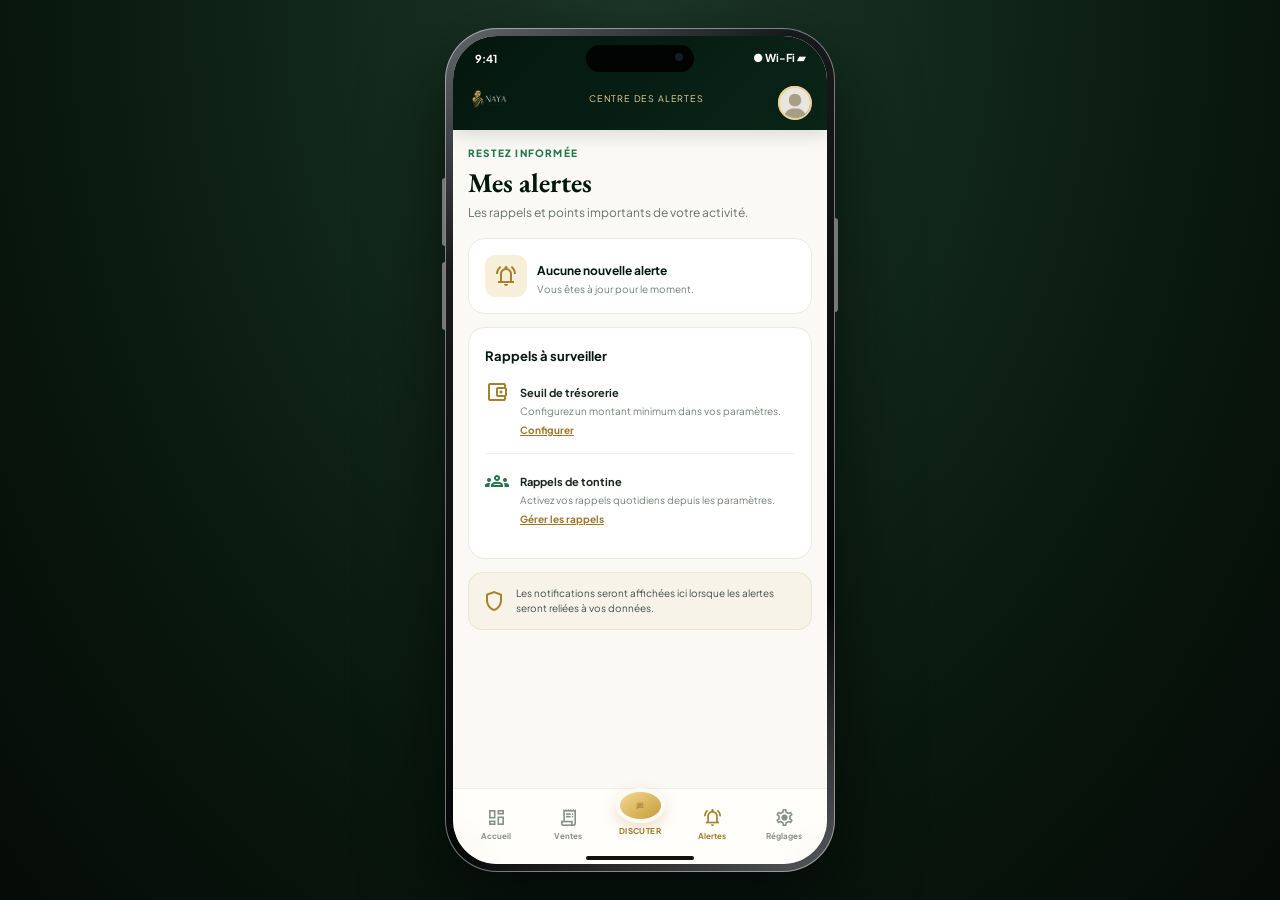
<file: alertes.html>
<!doctype html>
<html lang="fr">
	<head>
		<meta charset="utf-8">
		<meta name="viewport" content="width=device-width, initial-scale=1, viewport-fit=cover">
		<title>NAYA — Alertes</title>
		<link rel="preconnect" href="https://fonts.googleapis.com">
		<link rel="preconnect" href="https://fonts.gstatic.com" crossorigin>
		<link href="https://fonts.googleapis.com/css2?family=EB+Garamond:wght@500;600;700&family=Plus+Jakarta+Sans:wght@400;500;600;700&family=Material+Symbols+Outlined" rel="stylesheet">
		<link rel="stylesheet" href="naya.css">
	</head>
	<body>
		<div class="naya-stage">
			<div class="naya-phone">
				<div class="naya-screen">
					<div class="naya-status">
						<span>9:41</span>
						<span>● Wi-Fi ▰</span>
					</div>
					<div class="naya-island"></div>

					<header class="naya-topbar">
						<div class="naya-brand">
							<img src="logo1.png" alt="Logo NAYA">
							<small>Centre des alertes</small>
						</div>
						<div class="naya-top-actions">
							<span class="naya-avatar">   <img
                class="naya-avatar"
                src="./img.jpg"
                alt="Photo de profil"
                style="width:34px;height:34px;border-radius:50%;object-fit:cover;border:2px solid #e9d59a;display:block;box-shadow:0 4px 12px rgba(4,23,15,.12);"
              ></span>
						</div>
					</header>

					<main class="naya-content">
						<div style="margin-bottom: 18px">
							<p style="font-size: 10px; font-weight: 800; letter-spacing: .12em; text-transform: uppercase; color: #24764b; margin: 0 0 6px">
								Restez informée
							</p>
							<h1 style="font: 700 27px 'EB Garamond', serif; color: #04170f; margin: 0">Mes alertes</h1>
							<p style="font-size: 12px; color: #64736a; margin: 5px 0">Les rappels et points importants de votre activité.</p>
						</div>

						<section style="background: white; border: 1px solid #ece9df; border-radius: 17px; padding: 16px; margin-bottom: 13px">
							<div style="display: flex; align-items: center; gap: 10px">
								<span class="material-symbols-outlined" style="color: #a7802c; background: #f7efd9; padding: 9px; border-radius: 11px">notifications_active</span>
								<div>
									<strong style="font-size: 12px; color: #04170f">Aucune nouvelle alerte</strong>
									<p style="font-size: 10px; color: #748078; margin: 4px 0 0">Vous êtes à jour pour le moment.</p>
								</div>
							</div>
						</section>

						<section style="background: white; border: 1px solid #ece9df; border-radius: 17px; padding: 16px; margin-bottom: 13px">
							<strong style="font-size: 13px; color: #04170f">Rappels à surveiller</strong>
							<div style="display: flex; gap: 11px; padding: 15px 0; border-bottom: 1px solid #f0eee8">
								<span class="material-symbols-outlined" style="color: #a7802c">account_balance_wallet</span>
								<div>
									<strong style="font-size: 11px; color: #17271e">Seuil de trésorerie</strong>
									<p style="font-size: 10px; color: #748078; margin: 4px 0 0">Configurez un montant minimum dans vos paramètres.</p>
									<a href="parametre.html" style="font-size: 10px; color: #9b7629; font-weight: 700">Configurer</a>
								</div>
							</div>
							<div style="display: flex; gap: 11px; padding: 15px 0">
								<span class="material-symbols-outlined" style="color: #24764b">groups</span>
								<div>
									<strong style="font-size: 11px; color: #17271e">Rappels de tontine</strong>
									<p style="font-size: 10px; color: #748078; margin: 4px 0 0">Activez vos rappels quotidiens depuis les paramètres.</p>
									<a href="parametre.html" style="font-size: 10px; color: #9b7629; font-weight: 700">Gérer les rappels</a>
								</div>
							</div>
						</section>

						<section style="background: #f7f3e9; border: 1px solid #eee3c9; border-radius: 14px; padding: 13px; display: flex; gap: 10px; align-items: center">
							<span class="material-symbols-outlined" style="color: #a7802c">shield</span>
							<p style="font-size: 10px; line-height: 1.5; color: #405047; margin: 0">
								Les notifications seront affichées ici lorsque les alertes seront reliées à vos données.
							</p>
						</section>
					</main>

					<nav class="naya-nav" aria-label="Navigation principale">
						<a class="" href="dashboard.html">
							<span class="material-symbols-outlined">dashboard</span>
							<span>Accueil</span>
						</a>
						<a class="" href="ventes.html">
							<span class="material-symbols-outlined">receipt_long</span>
							<span>Ventes</span>
						</a>
						<a class="voice " href="interaction.html" aria-label="Discuter à NAYA">
						<span class="nav-mic"><span class="material-symbols-outlined">chat</span></span>
							<span>Discuter</span>
						</a>
						<a class="active" href="alertes.html">
							<span class="material-symbols-outlined">notifications_active</span>
							<span>Alertes</span>
						</a>
						<a class="" href="parametre.html">
							<span class="material-symbols-outlined">settings</span>
							<span>Réglages</span>
						</a>
					</nav>
					<div class="naya-home"></div>
				</div>
			</div>
		</div>
		<script src="naya.js" defer></script>
	</body>
</html>
</file>
<file: naya.css>
:root{--forest:#04170f;--forest2:#0a2418;--gold:#d4af37;--gold2:#f3c969;--ivory:#fbf9f5;--ink:#0d1e16;--muted:#64736a}
*{box-sizing:border-box}
html,body{margin:0;min-height:100%;background:#08150e}
body{font-family:'Plus Jakarta Sans',sans-serif;-webkit-font-smoothing:antialiased}
.naya-stage{min-height:100dvh;display:flex;align-items:center;justify-content:center;padding:24px;background:radial-gradient(ellipse at 50% 0%,#1c3829,#09180f 65%,#050b07)}
.naya-phone{position:relative;width:390px;height:844px;max-height:calc(100dvh - 48px);min-height:640px;padding:8px;border-radius:52px;background:linear-gradient(145deg,#64686b,#17191b 22%,#050607 75%,#56595c);box-shadow:0 28px 80px #0009,inset 0 0 0 1px #ffffff70}
.naya-phone:before{content:"";position:absolute;left:-3px;top:150px;width:3px;height:68px;border-radius:3px 0 0 3px;background:#777;box-shadow:0 84px 0 #777}
.naya-phone:after{content:"";position:absolute;right:-3px;top:190px;width:3px;height:94px;border-radius:0 3px 3px 0;background:#777}
.naya-screen{height:100%;position:relative;overflow:hidden;border-radius:44px;background:var(--ivory);isolation:isolate}
.naya-status{position:absolute;z-index:100;top:0;left:0;right:0;height:35px;padding:9px 22px 0;display:flex;justify-content:space-between;align-items:center;color:#fff;font-size:11px;font-weight:700;pointer-events:none}
.naya-island{position:absolute;z-index:101;top:9px;left:50%;transform:translateX(-50%);width:108px;height:27px;border-radius:20px;background:#020303}
.naya-island:after{content:"";position:absolute;right:11px;top:8px;width:8px;height:8px;border-radius:50%;background:#111d2a}
.naya-topbar{position:absolute;z-index:40;top:0;left:0;right:0;height:94px;padding:40px 17px 12px;background:linear-gradient(135deg,#04170f,#0a2418);display:flex;align-items:flex-end;justify-content:space-between;box-shadow:0 4px 18px #04170f26}
.naya-brand{display:flex;align-items:center;min-width:0}
.naya-brand img{width:112px;height:39px;object-fit:contain;object-position:left center}
.naya-brand small{display:block;margin-left:7px;color:#e8d59b;font-size:9px;letter-spacing:.09em;text-transform:uppercase;white-space:nowrap}
.naya-top-actions{display:flex;align-items:center;gap:8px}
.naya-top-actions button{width:32px;height:32px;border-radius:50%;border:1px solid #d4af3740;background:#ffffff0c;color:#f3c969}
.naya-top-actions .naya-avatar{width:32px;height:32px;border-radius:50%;display:grid;place-items:center;background:#e6c775;color:#04170f;font-size:10px;font-weight:800}
.naya-content{position:absolute!important;top:94px!important;bottom:76px!important;left:0!important;right:0!important;width:100%!important;max-width:none!important;margin:0!important;padding:17px 15px 26px!important;overflow-y:auto!important;overscroll-behavior:contain;scrollbar-width:none}
.naya-content::-webkit-scrollbar{display:none}
.naya-nav{position:absolute;z-index:50;bottom:0;left:0;right:0;height:76px;padding:7px 7px 13px;background:#fffefaed;backdrop-filter:blur(16px);border-top:1px solid #04170f12;display:grid;grid-template-columns:repeat(5,1fr);align-items:center}
.naya-nav a{height:48px;display:flex;flex-direction:column;align-items:center;justify-content:center;gap:3px;text-decoration:none;color:#879188;font-size:8px;font-weight:700}
.naya-nav a .material-symbols-outlined{font-size:21px}
.naya-nav a.active{color:#a47d2d}
.naya-nav a.voice{margin-top:-23px}
.naya-nav a.voice .nav-mic{width:49px;height:49px;border:4px solid var(--ivory);border-radius:50%;background:linear-gradient(145deg,#f3d98f,#c69b3b);color:#102519;display:grid;place-items:center;box-shadow:0 5px 15px #a77d303d}
.naya-nav a.voice .material-symbols-outlined{font-size:23px}
.naya-nav a.voice span:last-child{font-size:8px;color:#9b7629;text-transform:uppercase;letter-spacing:.06em}
.naya-home{position:absolute;z-index:110;bottom:4px;left:50%;transform:translateX(-50%);width:108px;height:4px;border-radius:5px;background:#111}
.naya-phone .fixed{position:absolute!important}
.naya-phone header.fixed{top:0!important;left:0!important;right:0!important}
.naya-phone nav.fixed{position:absolute!important}
.naya-phone main{max-width:none}
.naya-phone .sticky{position:relative!important;bottom:auto!important}
.naya-phone input,.naya-phone button,.naya-phone a{ -webkit-tap-highlight-color:transparent}
.naya-login-stage{min-height:100dvh;display:grid;place-items:center;padding:24px;background:radial-gradient(ellipse at 50% 0%,#1c3829,#09180f 65%,#050b07)}
.naya-login-phone{position:relative;width:390px;height:844px;max-height:calc(100dvh - 48px);padding:8px;border-radius:52px;background:linear-gradient(145deg,#64686b,#17191b 22%,#050607 75%,#56595c);box-shadow:0 28px 80px #0009}
.naya-login-phone>main{height:100%!important;max-height:none!important;width:100%!important;border:0!important;border-radius:44px!important}
@media(max-width:520px){.naya-stage,.naya-login-stage{display:block;padding:0;background:var(--ivory)}.naya-phone,.naya-login-phone{width:100%;height:100dvh;max-height:none;min-height:0;padding:0;border-radius:0;background:var(--ivory);box-shadow:none}.naya-phone:before,.naya-phone:after{display:none}.naya-screen,.naya-login-phone>main{border-radius:0!important}.naya-island{top:8px}.naya-home{bottom:5px}}
</file>
